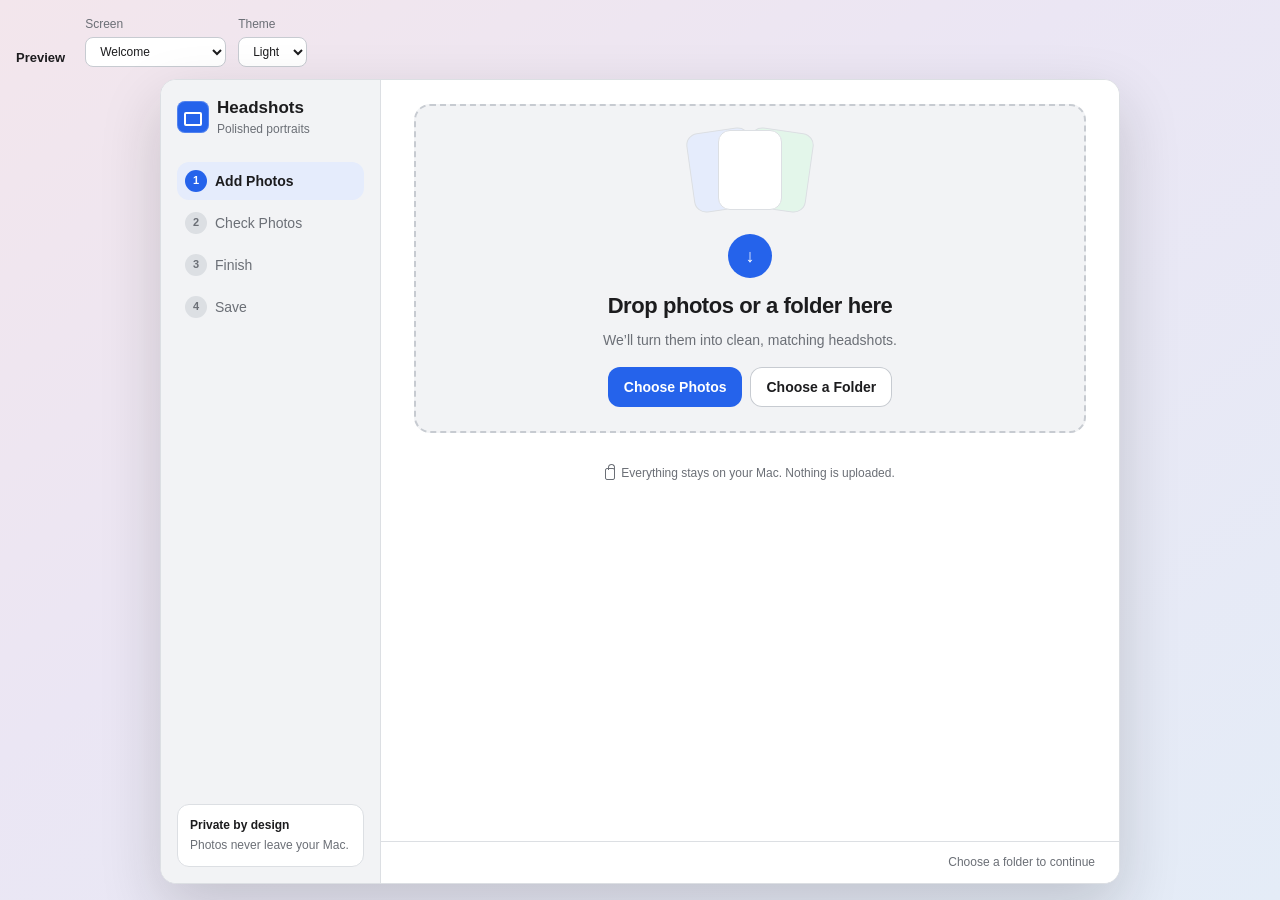
<file: app/preview/index.html>
<!doctype html>
<html lang="en" data-theme="light" data-screen="welcome">
<head>
<meta charset="utf-8">
<meta name="viewport" content="width=device-width,initial-scale=1">
<title>Headshots — UI preview</title>
<link rel="stylesheet" href="preview.css">
</head>
<body>
  <div class="stage">
    <aside class="chrome" aria-label="Preview controls">
      <strong>Preview</strong>
      <label>Screen
        <select id="screen">
          <option value="welcome">Welcome</option>
          <option value="check">Check Photos</option>
          <option value="finish">Finish / Options</option>
          <option value="processing">Processing</option>
          <option value="results">Results</option>
          <option value="empty">Empty (no photos)</option>
          <option value="error">Error</option>
        </select>
      </label>
      <label>Theme
        <select id="theme">
          <option value="light">Light</option>
          <option value="dark">Dark</option>
        </select>
      </label>
    </aside>

    <div class="window" role="application" aria-label="Headshots">
      <nav class="sidebar" aria-label="Workflow">
        <div class="brand">
          <div class="brand-mark" aria-hidden="true"></div>
          <div>
            <div class="brand-name">Headshots</div>
            <div class="brand-tag">Polished portraits</div>
          </div>
        </div>
        <ol class="steps" id="steps">
          <li data-step="1"><span class="badge">1</span> Add Photos</li>
          <li data-step="2"><span class="badge">2</span> Check Photos</li>
          <li data-step="3"><span class="badge">3</span> Finish</li>
          <li data-step="4"><span class="badge">4</span> Save</li>
        </ol>
        <div class="privacy">
          <div class="privacy-title">Private by design</div>
          <div class="privacy-copy">Photos never leave your Mac.</div>
        </div>
      </nav>

      <main class="main">
        <div class="pane" id="pane"></div>
        <footer class="action-bar" id="action-bar"></footer>
      </main>
    </div>
  </div>
  <script src="preview.js"></script>
</body>
</html>
</file>
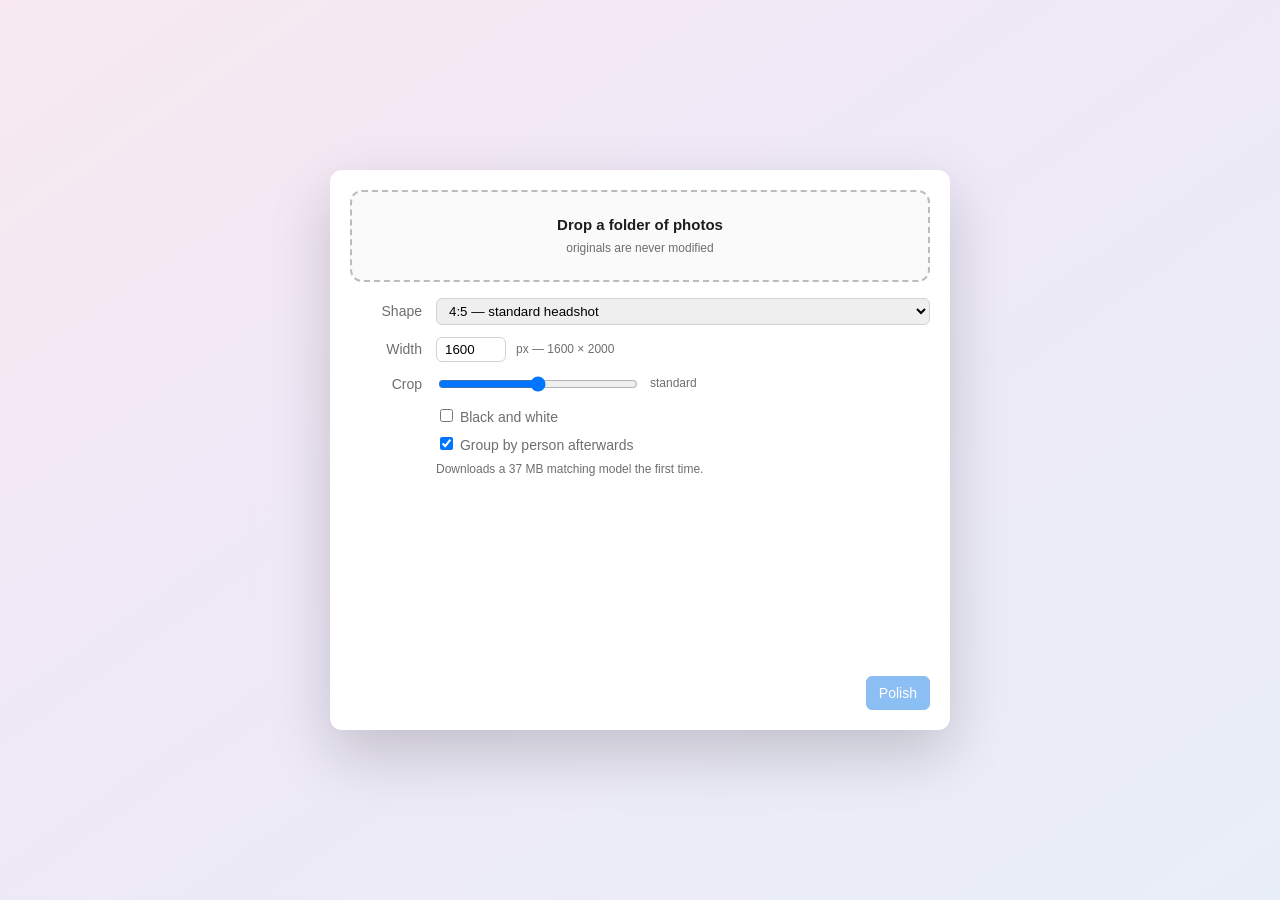
<file: app/preview/before.html>
<!doctype html>
<html lang="en">
<head>
<meta charset="utf-8">
<meta name="viewport" content="width=device-width,initial-scale=1">
<title>Headshots — before (main)</title>
<style>
  * { box-sizing: border-box; }
  body {
    margin: 0; min-height: 100vh; display: grid; place-items: center;
    background: linear-gradient(145deg, #f7e9ef, #efe8f7 40%, #e8eef8);
    font: 14px/1.45 -apple-system, BlinkMacSystemFont, "Segoe UI", sans-serif;
    color: #1d1d1f;
  }
  .window {
    width: min(620px, 96vw); min-height: 560px; background: #fff;
    border-radius: 12px; box-shadow: 0 24px 60px rgba(0,0,0,.18);
    padding: 20px; display: flex; flex-direction: column; gap: 16px;
  }
  .drop {
    height: 92px; border: 2px dashed rgba(0,0,0,.25); border-radius: 12px;
    display: grid; place-items: center; text-align: center; background: rgba(0,0,0,.02);
  }
  .drop h2 { margin: 0; font-size: 15px; font-weight: 600; }
  .drop p { margin: 4px 0 0; font-size: 12px; color: #6e6e73; }
  .grid { display: grid; grid-template-columns: 72px 1fr; gap: 12px 14px; align-items: center; }
  .grid label { color: #6e6e73; text-align: right; }
  .row { display: flex; gap: 10px; align-items: center; }
  input[type="text"], select { border: 1px solid #d2d2d7; border-radius: 6px; padding: 4px 8px; }
  .spacer { flex: 1; }
  .controls { display: flex; gap: 8px; align-items: center; margin-top: auto; }
  button {
    border: 1px solid #d2d2d7; background: #f5f5f7; border-radius: 6px;
    padding: 6px 12px; font: inherit; color: #1d1d1f;
  }
  button.primary { background: #0071e3; color: #fff; border-color: #0071e3; }
  button:disabled { opacity: .45; }
  .note { font-size: 12px; color: #6e6e73; }
</style>
</head>
<body>
  <main class="window" aria-label="Headshots before polish">
    <section class="drop">
      <div>
        <h2>Drop a folder of photos</h2>
        <p>originals are never modified</p>
      </div>
    </section>
    <section class="grid">
      <label>Shape</label>
      <select><option>4:5 — standard headshot</option></select>
      <label>Width</label>
      <div class="row"><input type="text" value="1600" style="width:70px"><span class="note">px — 1600 × 2000</span></div>
      <label>Crop</label>
      <div class="row"><input type="range" min="70" max="130" value="100" style="width:200px"><span class="note">standard</span></div>
      <label></label>
      <div>
        <div><label><input type="checkbox"> Black and white</label></div>
        <div style="margin-top:6px"><label><input type="checkbox" checked> Group by person afterwards</label></div>
        <p class="note" style="margin:6px 0 0">Downloads a 37 MB matching model the first time.</p>
      </div>
    </section>
    <div class="spacer"></div>
    <div class="controls">
      <span class="spacer"></span>
      <button class="primary" disabled>Polish</button>
    </div>
  </main>
</body>
</html>
</file>
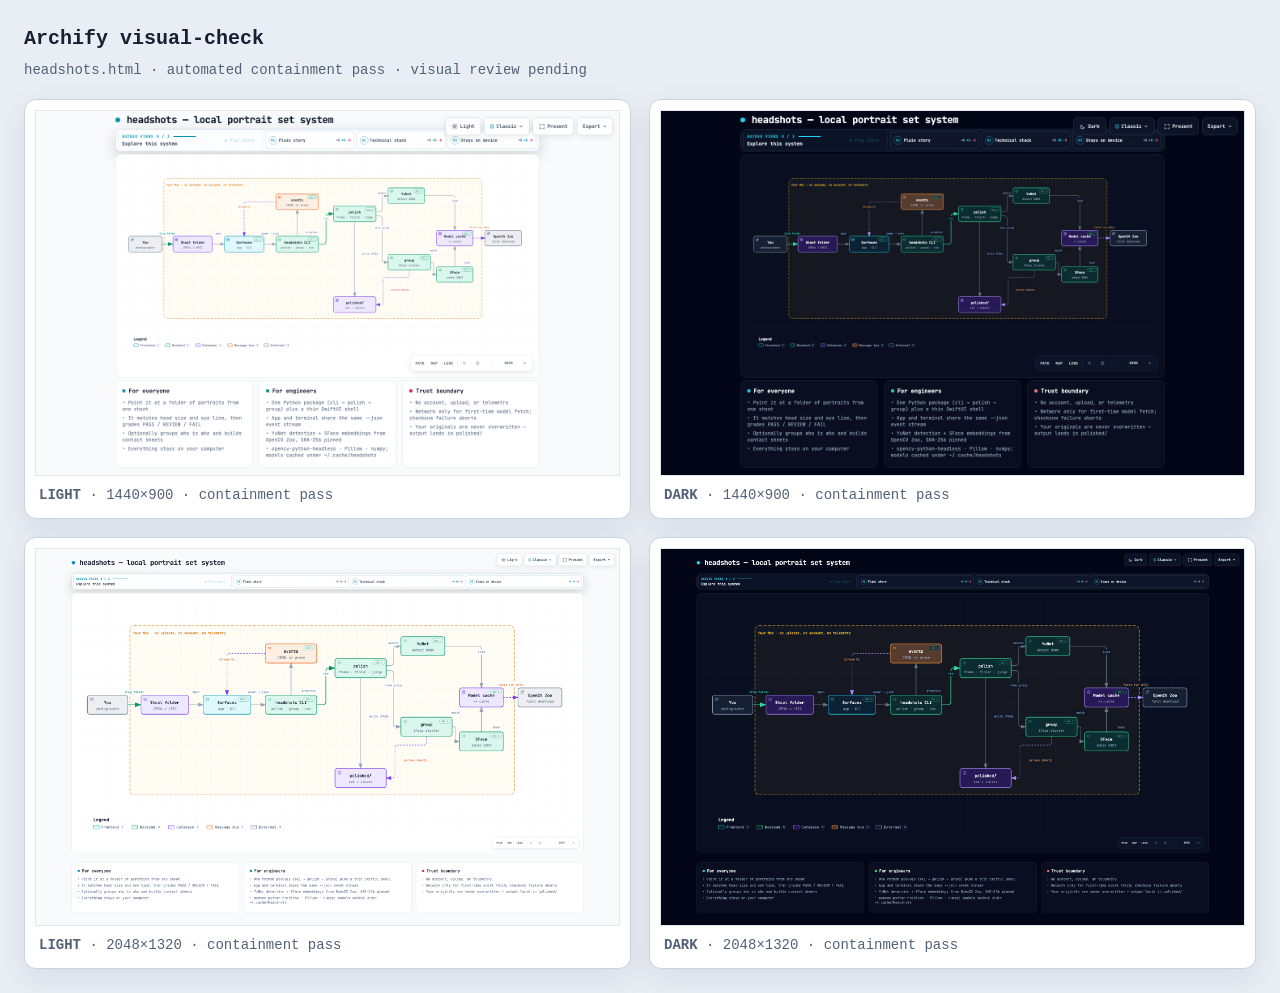
<file: docs/architecture/headshots.visual-check.html>
<!doctype html>
<html lang="en">
<head>
<meta charset="utf-8">
<meta name="viewport" content="width=device-width,initial-scale=1">
<title>Archify visual-check · headshots.html</title>
<style>
*{box-sizing:border-box}body{margin:0;padding:24px;background:#e9eef5;color:#172033;font:14px/1.5 ui-monospace,SFMono-Regular,Menlo,Consolas,monospace}header{max-width:1500px;margin:0 auto 18px}h1{margin:0 0 6px;font-size:20px}p{margin:0;color:#526176}.grid{max-width:1500px;margin:auto;display:grid;grid-template-columns:repeat(2,minmax(0,1fr));gap:18px}figure{margin:0;padding:10px;background:white;border:1px solid #c9d4e3;border-radius:12px;box-shadow:0 10px 30px rgba(15,23,42,.08)}img{display:block;width:100%;height:auto;border:1px solid #e2e8f0}figcaption{padding:9px 4px 2px;color:#526176}@media(max-width:900px){.grid{grid-template-columns:1fr}}
</style>
</head>
<body>
<header><h1>Archify visual-check</h1><p>headshots.html · automated containment pass · visual review pending</p></header>
<main class="grid">
      <figure>
        <img src="headshots.visual-check.1440x900.light.png" alt="light 1440 by 900">
        <figcaption><strong>LIGHT</strong> · 1440×900 · containment pass</figcaption>
      </figure>
      <figure>
        <img src="headshots.visual-check.1440x900.dark.png" alt="dark 1440 by 900">
        <figcaption><strong>DARK</strong> · 1440×900 · containment pass</figcaption>
      </figure>
      <figure>
        <img src="headshots.visual-check.2048x1320.light.png" alt="light 2048 by 1320">
        <figcaption><strong>LIGHT</strong> · 2048×1320 · containment pass</figcaption>
      </figure>
      <figure>
        <img src="headshots.visual-check.2048x1320.dark.png" alt="dark 2048 by 1320">
        <figcaption><strong>DARK</strong> · 2048×1320 · containment pass</figcaption>
      </figure>
</main>
</body>
</html>
</file>
<file: app/preview/preview.css>
/* Named role tokens — values mirror tokens.json. No raw hex in component rules below :root. */

:root,
[data-theme="light"] {
  --canvas: rgb(248, 249, 250);
  --surface: rgb(255, 255, 255);
  --surface-muted: rgb(242, 243, 245);
  --ink: rgb(28, 28, 30);
  --ink-secondary: rgb(107, 111, 118);
  --border: rgb(220, 223, 227);
  --border-strong: rgb(199, 203, 209);
  --accent: rgb(37, 99, 235);
  --accent-soft: rgb(229, 236, 252);
  --accent-on: rgb(255, 255, 255);
  --success: rgb(22, 120, 58);
  --success-soft: rgb(227, 246, 234);
  --warning: rgb(205, 111, 28);
  --danger: rgb(199, 46, 56);
  --danger-soft: rgb(252, 232, 234);
  --focus: rgb(37, 99, 235);
  --drop-target: rgb(229, 236, 252);
  --stage: linear-gradient(145deg, #f3e6ec, #ebe6f4 42%, #e4ecf7);
  --space-xs: 4px;
  --space-sm: 8px;
  --space-md: 12px;
  --space-lg: 16px;
  --space-xl: 24px;
  --radius-sm: 8px;
  --radius-md: 12px;
  --radius-lg: 16px;
  --motion-control: 120ms;
  --motion-panel: 220ms;
  --font: "Avenir Next", "Segoe UI", "Helvetica Neue", sans-serif;
}

[data-theme="dark"] {
  --canvas: rgb(28, 28, 30);
  --surface: rgb(44, 44, 46);
  --surface-muted: rgb(56, 56, 59);
  --ink: rgb(244, 244, 246);
  --ink-secondary: rgb(167, 170, 178);
  --border: rgb(79, 81, 87);
  --border-strong: rgb(102, 105, 112);
  --accent: rgb(90, 140, 250);
  --accent-soft: rgb(46, 65, 107);
  --accent-on: rgb(18, 23, 41);
  --success: rgb(88, 204, 133);
  --success-soft: rgb(37, 65, 50);
  --warning: rgb(243, 164, 74);
  --danger: rgb(250, 116, 122);
  --danger-soft: rgb(74, 37, 42);
  --focus: rgb(134, 176, 255);
  --drop-target: rgb(46, 65, 107);
  --stage: radial-gradient(120% 80% at 20% 0%, #2a2030, #1a1a1e 55%, #12141a);
}

* { box-sizing: border-box; }
html, body { margin: 0; min-height: 100%; }
body {
  font: 14px/1.45 var(--font);
  color: var(--ink);
  background: var(--stage);
}

.stage {
  min-height: 100vh;
  display: grid;
  grid-template-rows: auto 1fr;
  gap: var(--space-md);
  padding: var(--space-lg);
}

.chrome {
  display: flex; flex-wrap: wrap; gap: var(--space-md); align-items: end;
  color: var(--ink-secondary); font-size: 12px;
}
.chrome strong { color: var(--ink); font-size: 13px; margin-right: var(--space-sm); }
.chrome label { display: grid; gap: 4px; }
.chrome select {
  border: 1px solid var(--border-strong);
  background: var(--surface);
  color: var(--ink);
  border-radius: var(--radius-sm);
  padding: 6px 10px;
  font: inherit;
}
.chrome select:focus-visible {
  outline: 2px solid var(--focus);
  outline-offset: 2px;
}

.window {
  width: min(960px, 100%);
  min-height: min(640px, calc(100vh - 96px));
  margin: 0 auto;
  display: grid;
  grid-template-columns: 220px 1fr;
  background: var(--surface);
  border-radius: var(--radius-lg);
  box-shadow: 0 24px 60px color-mix(in srgb, var(--ink) 18%, transparent);
  overflow: hidden;
  border: 1px solid var(--border);
}

.sidebar {
  background: var(--surface-muted);
  padding: var(--space-lg);
  display: flex;
  flex-direction: column;
  gap: var(--space-xl);
  border-right: 1px solid var(--border);
}
.brand { display: flex; gap: var(--space-sm); align-items: center; }
.brand-mark {
  width: 32px; height: 32px; border-radius: var(--radius-sm);
  background: var(--accent);
  box-shadow: inset 0 0 0 1px color-mix(in srgb, var(--accent-on) 20%, transparent);
}
.brand-mark::after {
  content: "";
  display: block; width: 14px; height: 10px; margin: 11px auto 0;
  border: 2px solid var(--accent-on); border-radius: 2px;
}
.brand-name { font-weight: 650; font-size: 17px; }
.brand-tag { font-size: 12px; color: var(--ink-secondary); }

.steps { list-style: none; margin: 0; padding: 0; display: grid; gap: var(--space-xs); }
.steps li {
  display: flex; align-items: center; gap: var(--space-sm);
  padding: var(--space-sm);
  border-radius: var(--radius-md);
  color: var(--ink-secondary);
}
.steps li .badge {
  width: 22px; height: 22px; border-radius: 999px;
  display: grid; place-items: center;
  font-size: 11px; font-weight: 650;
  background: var(--border); color: var(--ink-secondary);
}
.steps li[aria-current="step"] {
  background: var(--accent-soft); color: var(--ink); font-weight: 650;
}
.steps li[aria-current="step"] .badge {
  background: var(--accent); color: var(--accent-on);
}
.steps li.is-done { color: var(--ink); }
.steps li.is-done .badge {
  background: var(--success); color: var(--accent-on);
}

.privacy {
  margin-top: auto;
  padding: var(--space-md);
  background: var(--surface);
  border: 1px solid var(--border);
  border-radius: var(--radius-md);
}
.privacy-title { font-size: 12px; font-weight: 650; }
.privacy-copy { font-size: 12px; color: var(--ink-secondary); margin-top: 2px; }

.main { display: flex; flex-direction: column; min-width: 0; background: var(--surface); }
.pane {
  flex: 1;
  padding: var(--space-xl);
  max-width: 720px;
  width: 100%;
  margin: 0 auto;
}
.action-bar {
  display: flex; gap: var(--space-sm); align-items: center;
  padding: var(--space-md) var(--space-xl);
  border-top: 1px solid var(--border);
  background: var(--surface);
}

h1 { margin: 0; font-size: 22px; font-weight: 650; letter-spacing: -0.02em; }
.sub { margin: var(--space-sm) 0 0; color: var(--ink-secondary); }
.stack { display: grid; gap: var(--space-lg); }
.row { display: flex; flex-wrap: wrap; gap: var(--space-sm); }

.drop {
  min-height: 320px;
  border: 2px dashed var(--border-strong);
  border-radius: var(--radius-lg);
  background: var(--surface-muted);
  display: grid; place-items: center;
  text-align: center;
  padding: var(--space-xl);
  transition: background var(--motion-control) ease-out, border-color var(--motion-control) ease-out;
}
.drop:focus-visible, .btn:focus-visible, .card:focus-visible, .choice:focus-visible {
  outline: 2px solid var(--focus);
  outline-offset: 2px;
}
.portraits {
  width: 140px; height: 100px; margin: 0 auto var(--space-md);
  position: relative;
}
.portraits span {
  position: absolute; width: 64px; height: 80px; border-radius: var(--radius-md);
  border: 1px solid var(--border); background: var(--accent-soft);
  top: 0;
}
.portraits span:nth-child(1) { left: 10px; transform: rotate(-8deg); }
.portraits span:nth-child(2) { left: 38px; background: var(--surface); z-index: 1; }
.portraits span:nth-child(3) { left: 66px; background: var(--success-soft); transform: rotate(8deg); }
.drop-arrow {
  width: 44px; height: 44px; border-radius: 999px; background: var(--accent);
  color: var(--accent-on); display: grid; place-items: center;
  margin: -8px auto var(--space-md); font-size: 18px; position: relative; z-index: 2;
}
.lockline {
  display: flex; justify-content: center; gap: 6px; align-items: center;
  color: var(--ink-secondary); font-size: 12px; margin-top: var(--space-lg);
}
.lock-icon {
  width: 10px; height: 12px; border: 1.5px solid var(--ink-secondary);
  border-radius: 2px; position: relative; display: inline-block;
}
.lock-icon::before {
  content: ""; position: absolute; left: 1.5px; top: -5px;
  width: 5px; height: 5px; border: 1.5px solid var(--ink-secondary);
  border-bottom: 0; border-radius: 5px 5px 0 0;
}
body.hide-chrome .chrome { display: none; }
body.hide-chrome .stage { padding: var(--space-xl); }

.btn {
  appearance: none; border: 0; cursor: pointer; font: inherit; font-weight: 650;
  min-height: 36px; min-width: 96px; padding: 10px 16px;
  border-radius: var(--radius-md);
  transition: opacity var(--motion-control) ease-out, transform var(--motion-control) ease-out;
}
.btn:active { transform: scale(0.98); }
.btn:disabled { opacity: 0.45; cursor: not-allowed; transform: none; }
.btn-primary { background: var(--accent); color: var(--accent-on); min-width: 132px; }
.btn-secondary {
  background: var(--surface); color: var(--ink);
  box-shadow: inset 0 0 0 1px var(--border-strong);
}
.btn-spacer { flex: 1; }

.recommend {
  display: inline-flex; gap: 6px; align-items: center;
  margin: var(--space-sm) auto 0; padding: var(--space-sm) var(--space-md);
  border-radius: 999px; background: var(--success-soft); color: var(--success);
  font-size: 12px;
}
.section-label {
  font-size: 12px; font-weight: 650; letter-spacing: 0.06em;
  color: var(--ink-secondary); text-transform: uppercase; margin-bottom: var(--space-sm);
}
.cards { display: grid; grid-template-columns: repeat(3, minmax(0, 1fr)); gap: var(--space-sm); }
.card, .choice {
  text-align: left; background: var(--surface); color: var(--ink);
  border: 1px solid var(--border); border-radius: var(--radius-lg);
  padding: var(--space-md); cursor: pointer; width: 100%;
}
.card[aria-pressed="true"], .choice[aria-pressed="true"] {
  border-color: var(--accent); border-width: 2px; padding: calc(var(--space-md) - 1px);
}
.card-art {
  height: 88px; border-radius: var(--radius-md); background: var(--surface-muted);
  margin-bottom: var(--space-sm); display: grid; place-items: center;
  color: var(--ink-secondary); position: relative;
}
.pill {
  position: absolute; top: 8px; left: 8px;
  background: var(--surface); color: var(--accent);
  font-size: 10px; font-weight: 650; padding: 4px 8px; border-radius: 999px;
}
.check {
  position: absolute; top: 8px; right: 8px; width: 18px; height: 18px;
  border-radius: 999px; background: var(--accent); color: var(--accent-on);
  display: grid; place-items: center; font-size: 11px;
}
.card h3, .choice strong { margin: 0; font-size: 15px; }
.card p { margin: 4px 0 0; color: var(--ink-secondary); font-size: 12px; }
.split { display: grid; grid-template-columns: 1fr 1fr; gap: var(--space-lg); }
.choice { display: flex; align-items: center; gap: var(--space-md); border-radius: var(--radius-md); }
.swatch { width: 28px; height: 28px; border-radius: 4px; border: 1px solid var(--border); flex: none; }
.choice .mark { margin-left: auto; color: var(--border-strong); }
.choice[aria-pressed="true"] .mark { color: var(--accent); }

.group-row {
  display: flex; gap: var(--space-md); align-items: center;
  padding: var(--space-md); border: 1px solid var(--border);
  border-radius: var(--radius-md); background: var(--surface);
}
.group-icon {
  width: 36px; height: 36px; border-radius: var(--radius-sm);
  background: var(--warning); color: var(--accent-on);
  display: grid; place-items: center; font-weight: 700; flex: none;
}
.toggle {
  width: 42px; height: 26px; border-radius: 999px; background: var(--success);
  position: relative; margin-left: auto; flex: none;
}
.toggle::after {
  content: ""; position: absolute; top: 3px; right: 3px;
  width: 20px; height: 20px; border-radius: 999px; background: var(--surface);
}

.progress {
  height: 8px; border-radius: 999px; background: var(--surface-muted); overflow: hidden;
}
.progress > i {
  display: block; height: 100%; width: 42%; background: var(--accent);
  border-radius: 999px;
}
.grade-list { display: grid; gap: 0; min-height: 180px; }
.grade-row {
  display: grid; grid-template-columns: 8px 56px 1fr 1.2fr; gap: var(--space-sm);
  align-items: baseline; padding: var(--space-sm) 0;
  border-bottom: 1px solid var(--border); font-size: 13px;
}
.dot { width: 8px; height: 8px; border-radius: 999px; background: var(--success); }
.dot.review { background: var(--warning); }
.mono { font-family: ui-monospace, SFMono-Regular, Menlo, monospace; }
.muted { color: var(--ink-secondary); }

.success-head { display: flex; gap: var(--space-md); align-items: flex-start; }
.success-mark {
  width: 28px; height: 28px; border-radius: 999px; background: var(--success);
  color: var(--accent-on); display: grid; place-items: center; flex: none;
}

.empty, .error {
  border: 1px dashed var(--border);
  border-radius: var(--radius-lg);
  padding: var(--space-xl);
  text-align: center;
  display: grid; gap: var(--space-md); justify-items: center;
}
.error {
  border-style: solid;
  background: var(--danger-soft);
  border-color: var(--danger);
  text-align: left;
  justify-items: stretch;
}

@media (max-width: 720px) {
  .window { grid-template-columns: 1fr; min-height: auto; }
  .sidebar { border-right: 0; border-bottom: 1px solid var(--border); }
  .steps { grid-template-columns: 1fr 1fr; }
  .cards, .split { grid-template-columns: 1fr; }
  .grade-row { grid-template-columns: 8px 56px 1fr; }
  .grade-row .why { display: none; }
}

@media (prefers-reduced-motion: reduce) {
  * { transition: none !important; animation: none !important; }
}
</file>
